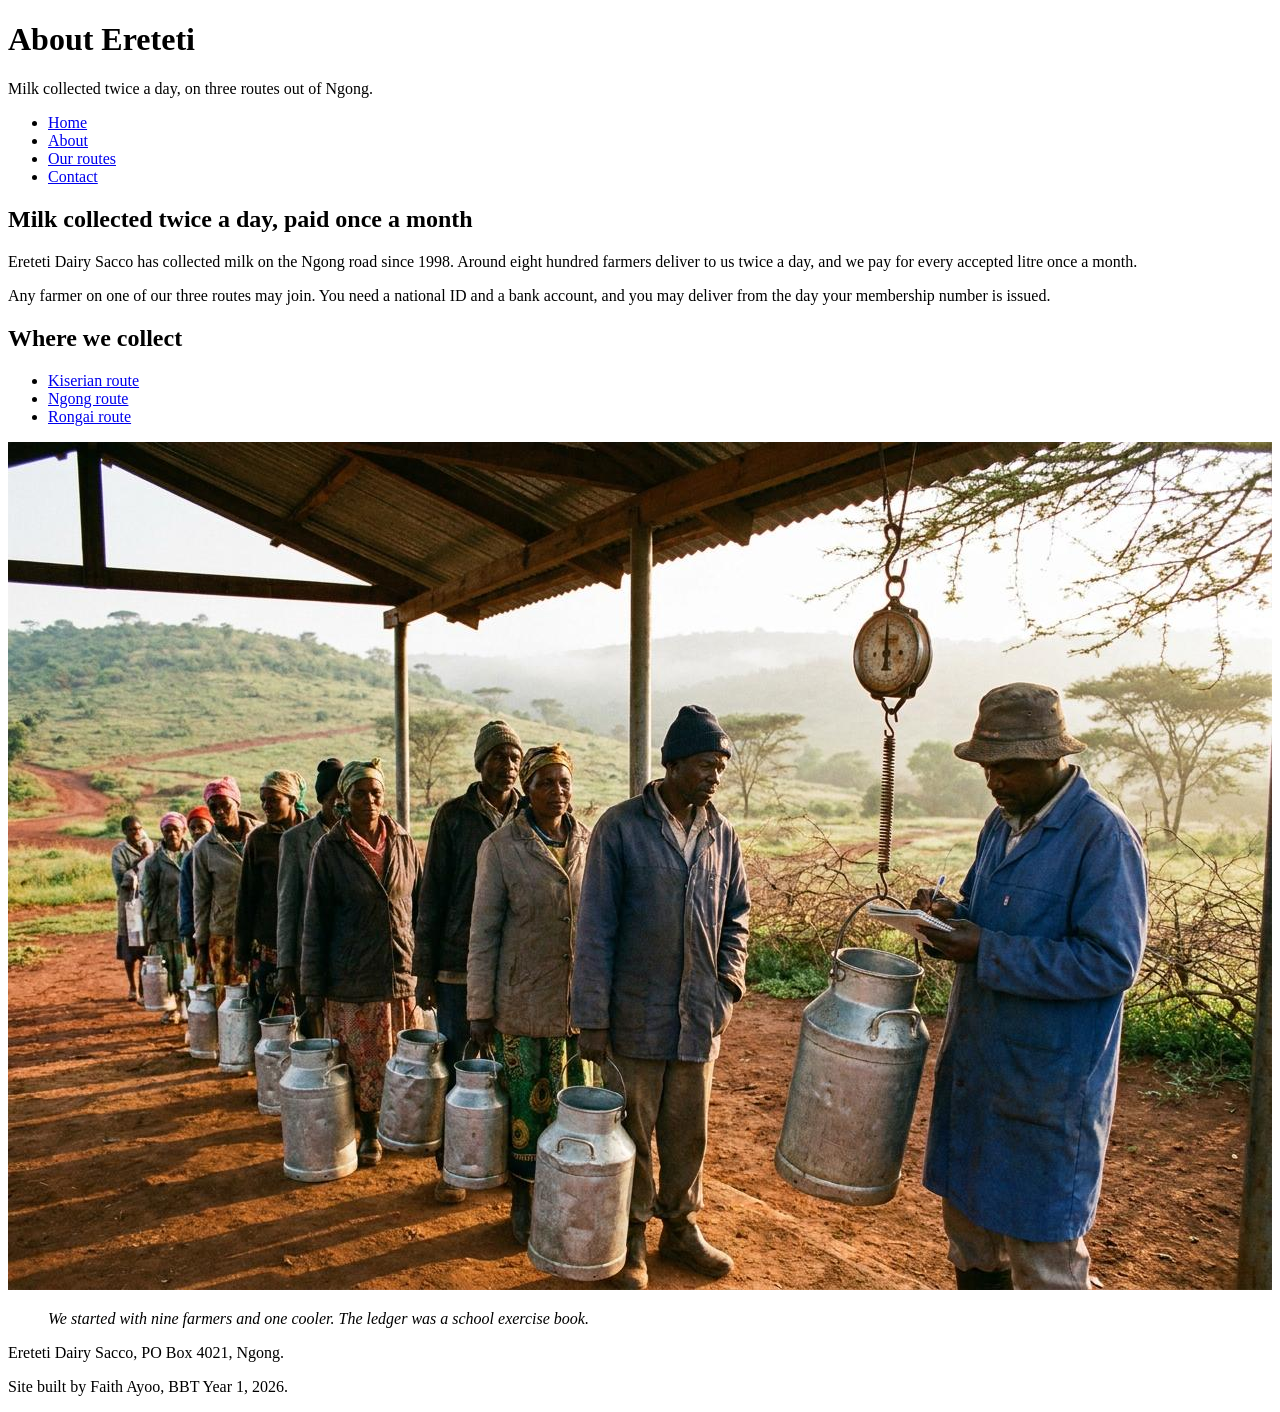
<file: about.html>
<!DOCTYPE html>
<html lang="en">
<head>
<meta charset="utf-8">
<title>About us - Ereteti Dairy Sacco</title>
</head>
<body>
<header>
<h1>About Ereteti </h1>
<p>Milk collected twice a day, on three routes out of Ngong.</p>
</header>
<nav>
<ul>
<li><a href="index.html">Home</a></li>
<li><a href="about.html">About</a></li>
<li><a href="routes.html">Our routes</a></li>
<li><a href="contact.html">Contact</a></li>
</ul>
</nav>
<main>
    <section>
<h2>Milk collected twice a day, paid once a month</h2>
<p>Ereteti Dairy Sacco has collected milk on the Ngong road since
1998. Around eight hundred farmers deliver to us twice a day, and
we pay for every accepted litre once a month.</p>
<p>Any farmer on one of our three routes may join. You need a
national ID and a bank account, and you may deliver from the day
your membership number is issued.</p>
</section>
<section>
<h2>Where we collect</h2>
<ul>
<li><a href="routes.html">Kiserian route</a></li>
<li><a href="routes.html">Ngong route</a></li>
<li><a href="routes.html">Rongai route</a></li>
</ul>
</section>
<img src="img/collection-centre.jpg"
alt="Farmers collecting milk with churns at the Kiserian centre">
 <blockquote> 
 <em>We started with nine farmers and one cooler. The ledger was a  school exercise book.</em> 
 </blockquote>
</main>
<footer>
<p>Ereteti Dairy Sacco, PO Box 4021, Ngong.</p>
<p>Site built by Faith Ayoo, BBT Year 1, 2026.</p>
</footer>
</body>
</html>
</file>
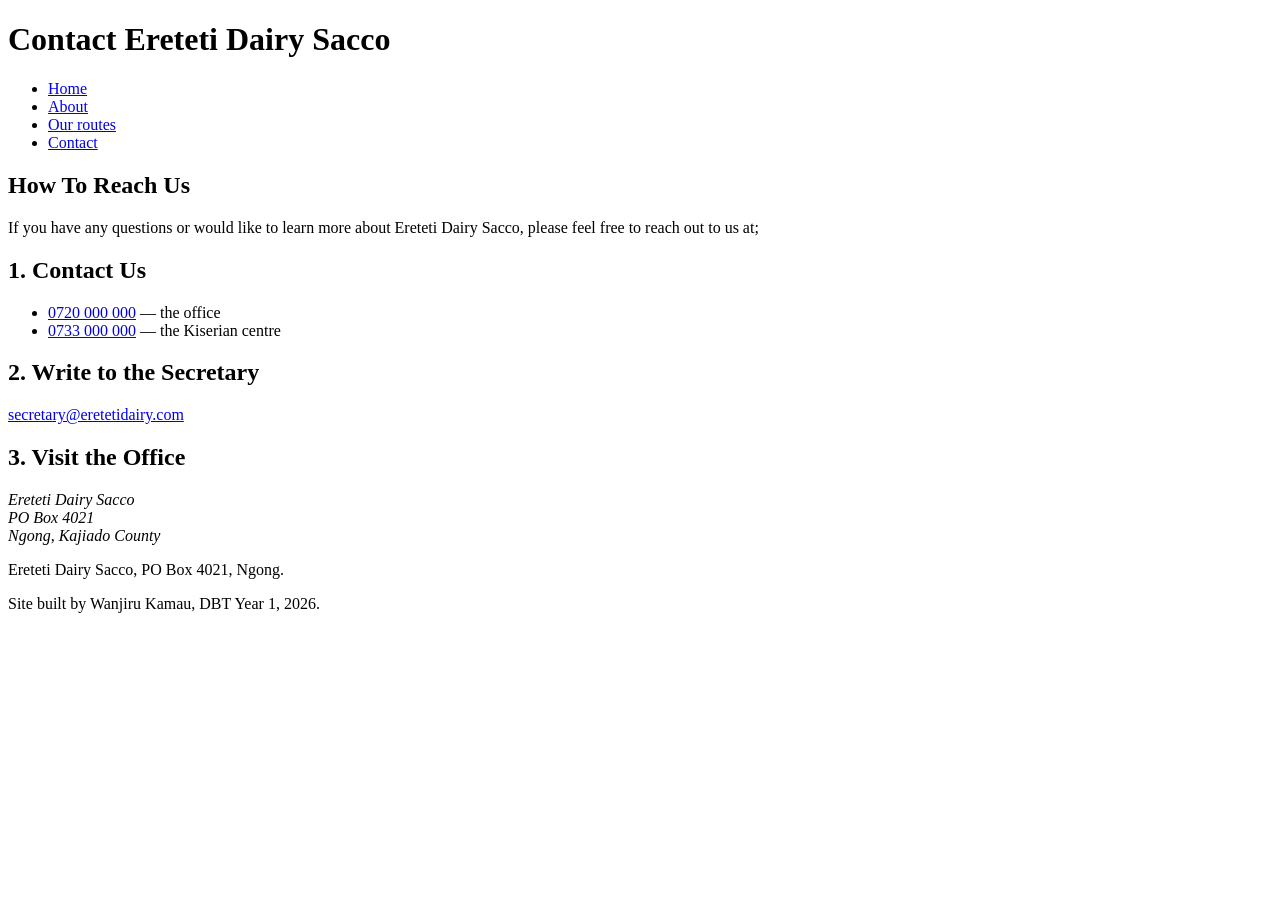
<file: contact.html>
<!DOCTYPE html>
<html lang="en">
<head>
<meta charset="utf-8">
<title>Contact us - Ereteti Dairy Sacco</title>
</head>
<body>
<header>
<h1>Contact Ereteti Dairy Sacco</h1>
</header>
<nav>
<ul>
<li><a href="index.html">Home</a></li>
<li><a href="about.html">About</a></li>
<li><a href="routes.html">Our routes</a></li>
<li><a href="contact.html">Contact</a></li>
</ul>
</nav>
<main>
    <section>
<h2>How To Reach Us</h2>
<p>If you have any questions or would like to learn more about Ereteti Dairy Sacco, please feel free to reach out to us at;</p>
    </section>
    <h2>1. Contact Us</h2>
    <ul>
<li><a href="tel:0720 000 000">0720 000 000</a> — the office</li>
<li><a href="tel:+254733000000">0733 000 000</a> — the Kiserian centre</li>
</ul>
<h2>2. Write to the Secretary</h2>
<p><a href="mailto:secretary@eretetidairy.com">secretary@eretetidairy.com</a></p>
<h2>3. Visit the Office</h2>
    <address>
Ereteti Dairy Sacco<br>
PO Box 4021<br>
Ngong, Kajiado County
    </address> 
</main>
<footer>
<p>Ereteti Dairy Sacco, PO Box 4021, Ngong.</p>
<p>Site built by Wanjiru Kamau, DBT Year 1, 2026.</p>
</footer>
</body>
</html>
</file>
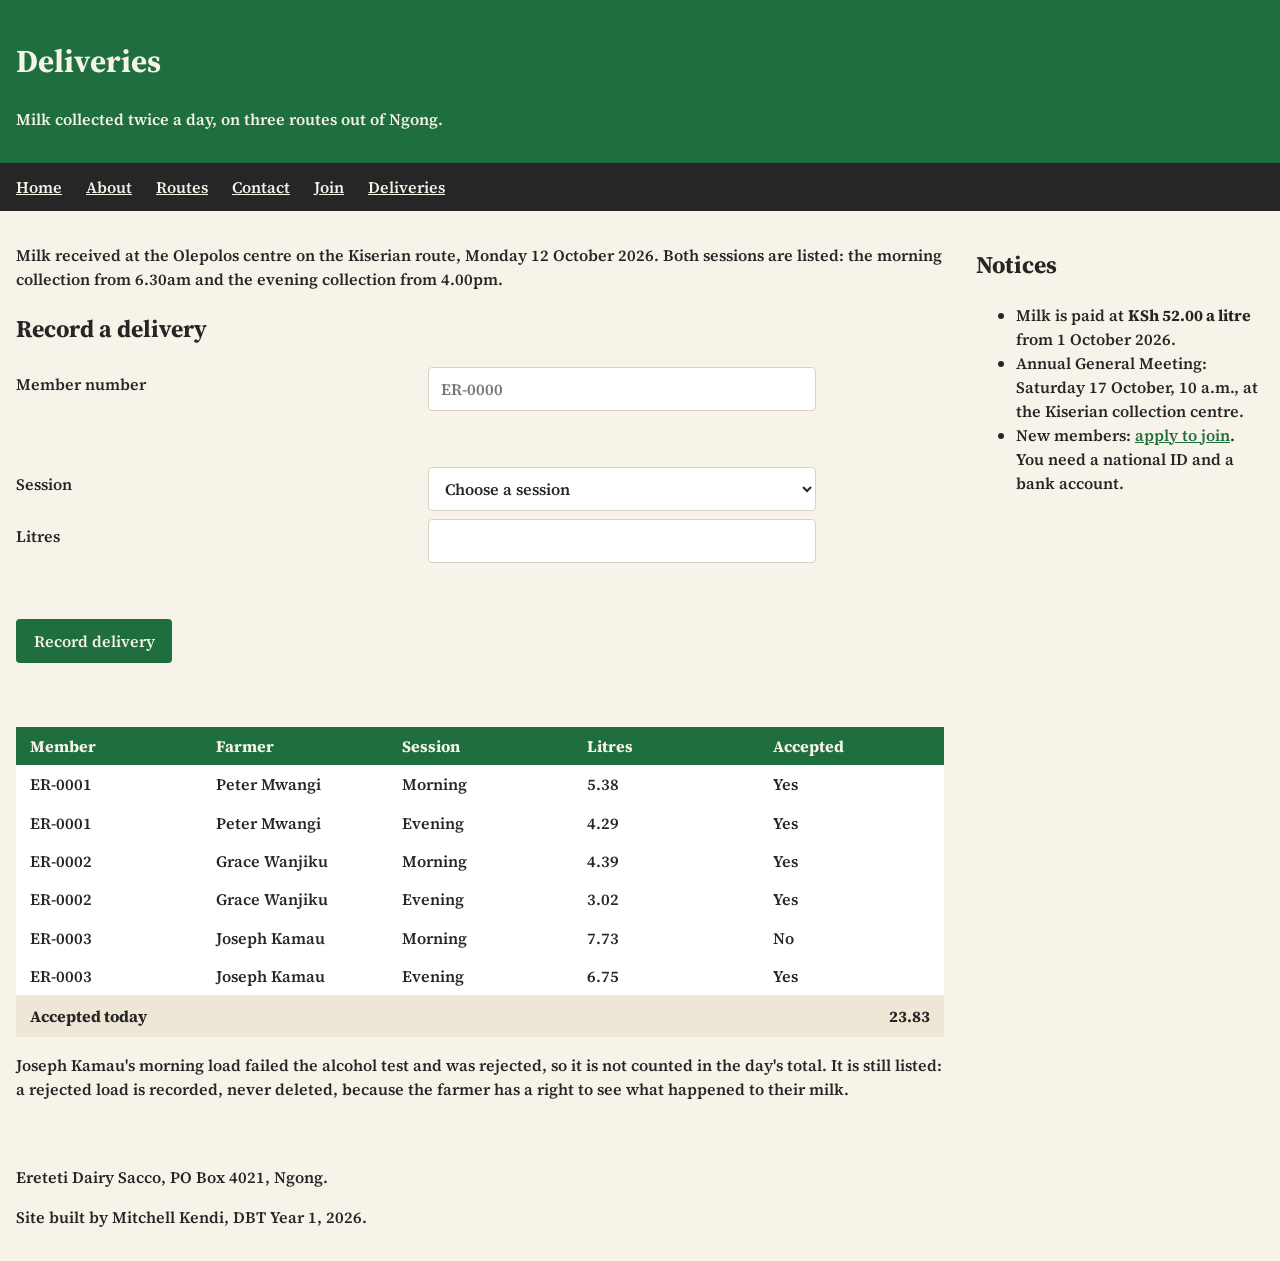
<file: deliveries.html>
<!DOCTYPE html>
<html lang="en">
<head>
  <meta charset="utf-8">
  <meta name="viewport" content="width=device-width, initial-scale=1">
  <title>Deliveries — Ereteti Dairy Sacco</title>
  <link rel="stylesheet" href="https://fonts.googleapis.com/css2?family=Source+Sans+3:wght@400;600&amp;family=Source+Serif+4:wght@600&amp;display=swap">
  <link rel="stylesheet" href="css/style.css">
  <!-- Week 8: the script, with defer -->
  <script src="js/main.js" defer></script>
  <!-- <Embedded> -->
   <script>
    console.log("Embedded js"); // linking java to your html file
   </script>
</head>
<body>

  <header>
    <h1>Deliveries</h1>
    <p>Milk collected twice a day, on three routes out of Ngong.</p>
  </header>

  <nav>
    <ul>
      <li><a href="index.html">Home</a></li>
      <li><a href="about.html">About</a></li>
      <li><a href="routes.html">Routes</a></li>
      <li><a href="contact.html">Contact</a></li>
      <li><a href="register.html">Join</a></li>
      <li><a href="deliveries.html">Deliveries</a></li>
    </ul>
  </nav>

  <main>
    <p>Milk received at the Olepolos centre on the Kiserian route,
    Monday 12 October 2026. Both sessions are listed: the morning
    collection from 6.30am and the evening collection from 4.00pm.</p>

    <!-- Week 8: the clerk's form -->
    <h2>Record a delivery</h2>

    <form id="delivery-form" action="#" method="post">
      <label for="member">Member number</label>
      <input type="text" id="member" name="member_no"
             placeholder="ER-0000" required>
      <p id="member-message" class="message"
         aria-live="polite"></p>

      <label for="session">Session</label>
      <select id="session" name="session" required>
        <option value="">Choose a session</option>
        <option value="MORNING">Morning</option>
        <option value="EVENING">Evening</option>
      </select>

      <label for="litres">Litres</label>
      <input type="number" id="litres" name="litres"
             step="0.01" required>
      <p id="litres-message" class="message"
         aria-live="polite"></p>

      <button type="submit">Record delivery</button>
      <p id="form-message" aria-live="polite"></p>
    </form>

    <div class="table-scroll">
      <table>
        <caption>Milk received, Monday 12 October 2026</caption>

        <thead>
          <tr>
            <th scope="col">Member</th>
            <th scope="col">Farmer</th>
            <th scope="col">Session</th>
            <th scope="col">Litres</th>
            <th scope="col">Accepted</th>
          </tr>
        </thead>

        <tbody>
          <tr>
            <td>ER-0001</td>
            <td>Peter Mwangi</td>
            <td>Morning</td>
            <td>5.38</td>
            <td>Yes</td>
          </tr>
          <tr>
            <td>ER-0001</td>
            <td>Peter Mwangi</td>
            <td>Evening</td>
            <td>4.29</td>
            <td>Yes</td>
          </tr>
          <tr>
            <td>ER-0002</td>
            <td>Grace Wanjiku</td>
            <td>Morning</td>
            <td>4.39</td>
            <td>Yes</td>
          </tr>
          <tr>
            <td>ER-0002</td>
            <td>Grace Wanjiku</td>
            <td>Evening</td>
            <td>3.02</td>
            <td>Yes</td>
          </tr>
          <tr>
            <td>ER-0003</td>
            <td>Joseph Kamau</td>
            <td>Morning</td>
            <td>7.73</td>
            <td>No</td>
          </tr>
          <tr>
            <td>ER-0003</td>
            <td>Joseph Kamau</td>
            <td>Evening</td>
            <td>6.75</td>
            <td>Yes</td>
          </tr>
        </tbody>

        <tfoot>
          <tr>
            <th colspan="4" scope="row">Accepted today</th>
            <td id="accepted-total">23.83</td>
          </tr>
        </tfoot>
      </table>
    </div>

    <p>Joseph Kamau's morning load failed the alcohol test and was
    rejected, so it is not counted in the day's total. It is still
    listed: a rejected load is recorded, never deleted, because the
    farmer has a right to see what happened to their milk.</p>
  </main>

  <aside>
    <h2>Notices</h2>
    <ul>
      <li>Milk is paid at <strong>KSh 52.00 a litre</strong> from
          1 October 2026.</li>
      <li>Annual General Meeting: Saturday 17 October, 10 a.m., at the
          Kiserian collection centre.</li>
      <li>New members: <a href="register.html">apply to join</a>. You need
          a national ID and a bank account.</li>
    </ul>
  </aside>

  <footer>
    <p>Ereteti Dairy Sacco, PO Box 4021, Ngong.</p>
    <!-- change this line to your own name -->
    <p>Site built by Mitchell Kendi, DBT Year 1, 2026.</p>
  </footer>

</body>
</html>
</file>
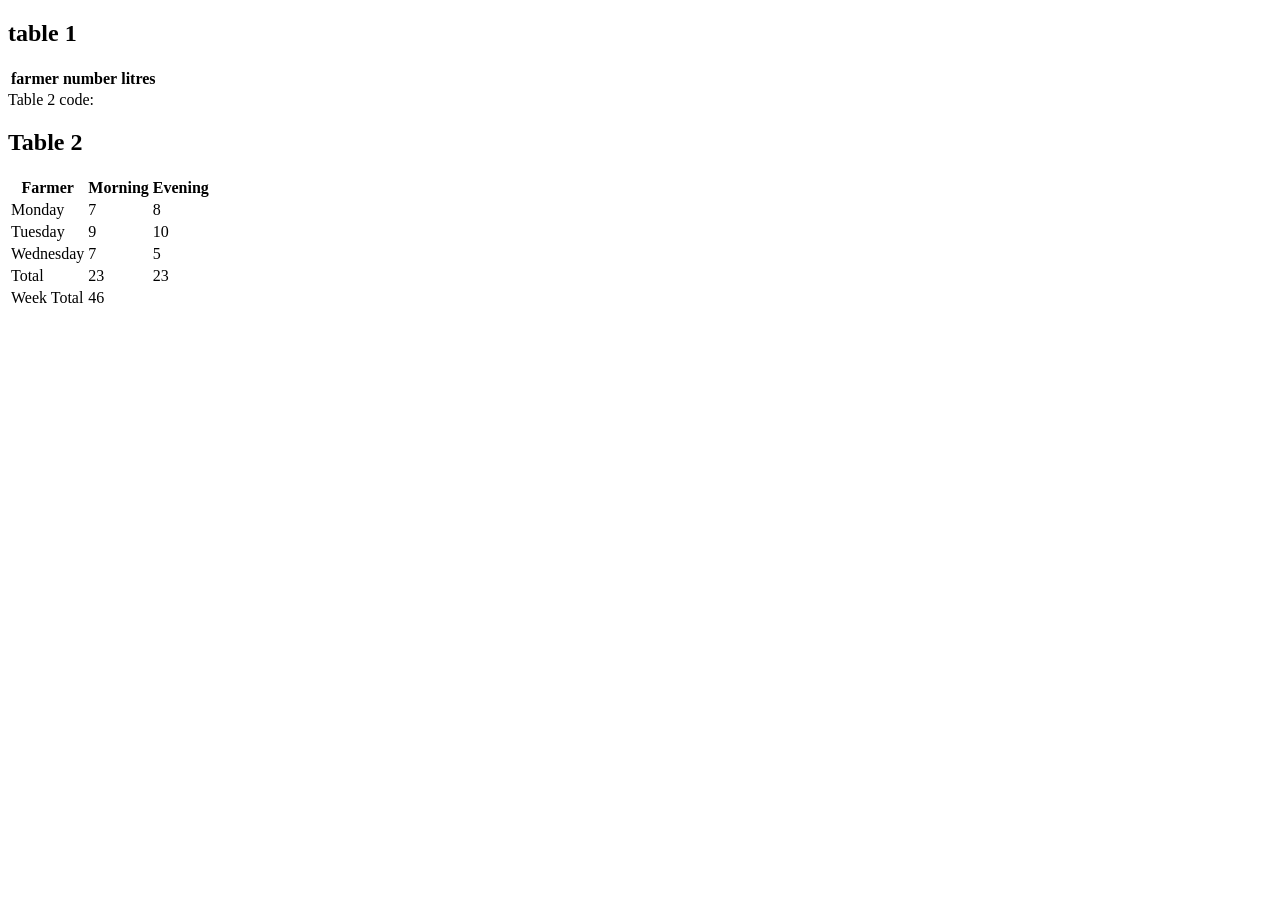
<file: trial.html>
<!DOCTYPE html>
<html lang="en">
<head>
    <meta charset="utf-8">
    <title>Ereteti Dairy Sacco</title>
</html>
<main>
    <section>
        <h2>table 1</h2>
        <table>
            <thead>
                <tr>
                    <th>farmer</th>
                    <th>number</th>
                    <th>litres</th>
                </tr>
            </thead>
            <tbody></tbody>
        </table>
    </section>

    <section>
       Table 2  code:
<h2>Table  2 </h2>
<table>
<thead>
<tr>
<th> Farmer</th>
<th>  Morning  </th>
<th>  Evening  </th>
</tr>
</thead>
<tbody>
<tr>
<td>Monday  </td>
<td> 7 </td>
<td> 8</td>
</tr>
<tr>
<td>Tuesday </td>
<td> 9 </td>
<td> 10</td>
</tr>
<tr>
<td>Wednesday  </td>
<td> 7 </td>
<td> 5</td>
</tr>
<tr>
<td> Total </td>
<td> 23 </td>
<td> 23 </td>
</tr>
<tr>
<td colspan =  “2” > Week Total</td>
<td> 46 </td>
</tr>
</tbody>
</table>
</Section>
</main>

<form name = “reg-form”
action = “register.php”
method = “post”
</file>
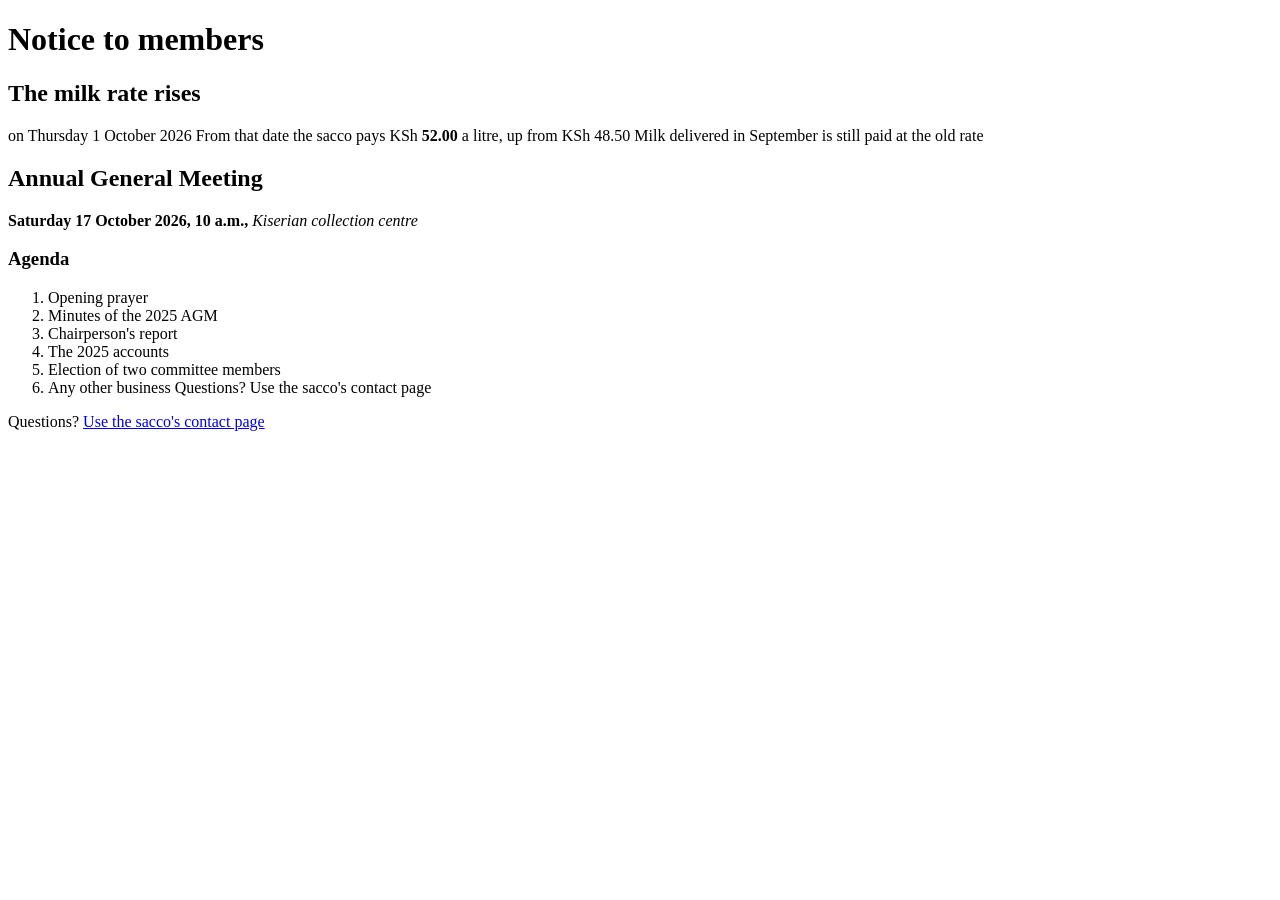
<file: 01-practice/drill-2.html>
<!DOCTYPE html><!-- version of html -->

<!-- root element head and body-->
<html lang="en">
<head>
    <!-- information about the page -->
    <title>Ereteti Dairy Sacco</title>
    <!-- mega tags --> 
     <meta charset="UTF-8">
</head>
<body>
    <!-- a semantic tag element, used for representing layouts -->
<main>
    <h1>Notice to members</h1>
    <section>
        <h2>The milk rate rises</h2>
        <p>
            on Thursday 1 October 2026
From that date the sacco pays KSh <strong>52.00</strong> a litre, up from KSh 48.50
Milk delivered in September is still paid at the old rate
        </p>
    </section>
    <section>
        <h2>
            Annual General Meeting
        </h2>
        <p>
            <b>
                Saturday 17 October 2026, 10 a.m.,
            </b>
        <em>
            Kiserian collection centre
        </em>     
     </p>
     <h3>Agenda</h3>
     <ol>
        <li>Opening prayer</li>
        <li>Minutes of the 2025 AGM</li>
        <li>Chairperson's report</li>
        <li>The 2025 accounts</li>
        <li>Election of two committee members</li>
        <li>Any other business Questions? Use the sacco's contact page</li>
 
     </ol>
    </section>
    <P>
        Questions?
        <A HREF="../contact.html" TARGET="_blank">
             Use the sacco's contact page 
            </A>
    </P>

</main>
</body>

  <!-- contains the page content -->
</file>
<file: css/style.css>
*{
    box-sizing: border-box;
}

body{ 
    margin:0;
    background: #f7f3e8;
    color: #262626;
    line-height: 1.5;
    /*font faces
        1.Source Sans 3
        2.Source Serif 4
    */
    font-family: 'Source Sans 3', sans-serif;
    /*bold,bolder...*/
    font-weight:600;
    font-family: 'Source Serif 4', serif;
    

}
header{
    background:#1f6f3e;
    color:#f7f3e8;
}
nav{
    background:#262626;
}
nav a{
  color:#f7f3e8;
}
a{
    color:#1f6f3e;
}
header, main, aside, footer{
    padding:1rem;/*a relative unitp*/
}
img{
    max-width:100%;
    height:auto;
}
/*flexbox-organising elemts along an axis*/
nav  ul{
    display:flex;
    flex-wrap:wrap;
    gap:0.25rem 1.5rem;
     list-style: none;
    margin: 0;
    /*what is the value for 
    padding-top, padding-bottom,
    padding-right, padding-left*/
    padding: 0.75rem 1rem;
}
nav{
    position: sticky;
    top:0;
}
/*grid layout*/
body{
    display:grid;
    grid-template-columns:minmax(0,1fr) 20rem;
    grid-template-areas:
    "header header"
    "nav nav"
    "main aside"
    "footer footer";
}
header{grid-area:header;}
nav{grid-area:nav;}
main{grid-area:main;}
aside{grid-area:aside;}
footer{grid-area:footer;}
.logo{
    width:10%;
}
/*RWD - Responsive web design, this is where we design the screen resolutions for the website*/
/*Media queries*/
@media(max-width:700px){
    body{
        grid-template-columns:minmax(0,1fr);
        grid-template-areas:
        "header"
        "nav"
        "main"
        "aside"
        "footer";
    }
    nav{
        position:static;
    }
    nav ul{
        flex-direction:column;
    }
    .logo{
        width:10%;
    }
    footer{
        border-top:3px solid #d8a22b;
    }
}

.message {
color: #B3261E;
min-height: 1.5em;
margin: 0.25rem 0 0.75rem;
}
input.invalid {
border: 2px solid #B3261E;
}

.deliveries-page {
    min-width: 0;
}

.delivery-count {
    margin: 0 0 0.25rem;
    font-size: 1.15rem;
}

.delivery-date {
    margin: 0 0 1rem;
    color: #4f5b57;
}

.deliveries-page h2 {
    margin: 1.5rem 0 0.75rem;
    border-bottom: 2px solid #d8a22b;
    padding-bottom: 0.35rem;
}

#delivery-form {
    display: grid;
    grid-template-columns: minmax(8rem, 1fr) minmax(8rem, 1fr);
    gap: 0.5rem 1.5rem;
    align-items: start;
    max-width: 50rem;
    margin-bottom: 1.5rem;
}

#delivery-form label {
    margin-top: 0.35rem;
}

#delivery-form input,
#delivery-form select {
    width: 100%;
    min-height: 2.75rem;
    padding: 0.55rem 0.75rem;
    border: 1px solid #d8d3c5;
    border-radius: 0.25rem;
    background: #fff;
    color: #262626;
    font: inherit;
}

#delivery-form button {
    grid-column: 1 / -1;
    width: fit-content;
    min-height: 2.75rem;
    padding: 0.55rem 1.1rem;
    border: 0;
    border-radius: 0.25rem;
    background: #1f6f3e;
    color: #f7f3e8;
    font: inherit;
    cursor: pointer;
}

#delivery-form .message,
#delivery-form #form-message {
    grid-column: 1 / -1;
}

.table-scroll {
    width: 100%;
    overflow-x: auto;
    margin: 1rem 0 0;
}

.table-scroll table {
    width: 100%;
    min-width: 38rem;
    border-collapse: collapse;
    table-layout: fixed;
    background: #fff;
    border: 0;
}

.table-scroll .member-column {
    width: 20%;
}

.table-scroll .farmer-column {
    width: 20%;
}

.table-scroll .session-column {
    width: 20%;
}

.table-scroll .litres-column {
    width: 20%;
}

.table-scroll .accepted-column {
    width: 20%;
}

.table-scroll caption {
    display: none;
}

.table-scroll th,
.table-scroll td {
    height: 2.35rem;
    padding: 0.45rem 0.9rem;
    border: 0;
    text-align: left;
    vertical-align: middle;
    overflow-wrap: anywhere;
}

.table-scroll thead th {
    background: #1f6f3e;
    color: #f7f3e8;
    height: 2.25rem;
    font-weight: 700;
}

.table-scroll tbody tr:nth-child(even) {
    background: #fff;
}

.table-scroll tbody tr {
    height: 2.35rem;
}

.table-scroll tbody td {
    background: transparent;
}

.table-scroll td.no {
    color: #b3261e;
}

.table-scroll tfoot {
    background: #eee7d5;
    font-weight: 700;
}

.table-scroll tfoot th,
.table-scroll tfoot td {
    border-bottom: 0;
    height: 2.5rem;
    padding-top: 0.55rem;
    padding-bottom: 0.55rem;
}

.table-scroll tfoot td {
    text-align: right;
}

@media (max-width: 700px) {
    #delivery-form {
        grid-template-columns: 1fr;
    }

    #delivery-form button,
    #delivery-form .message,
    #delivery-form #form-message {
        grid-column: 1;
    }

    .table-scroll table {
        min-width: 38rem;
    }
}
</file>
